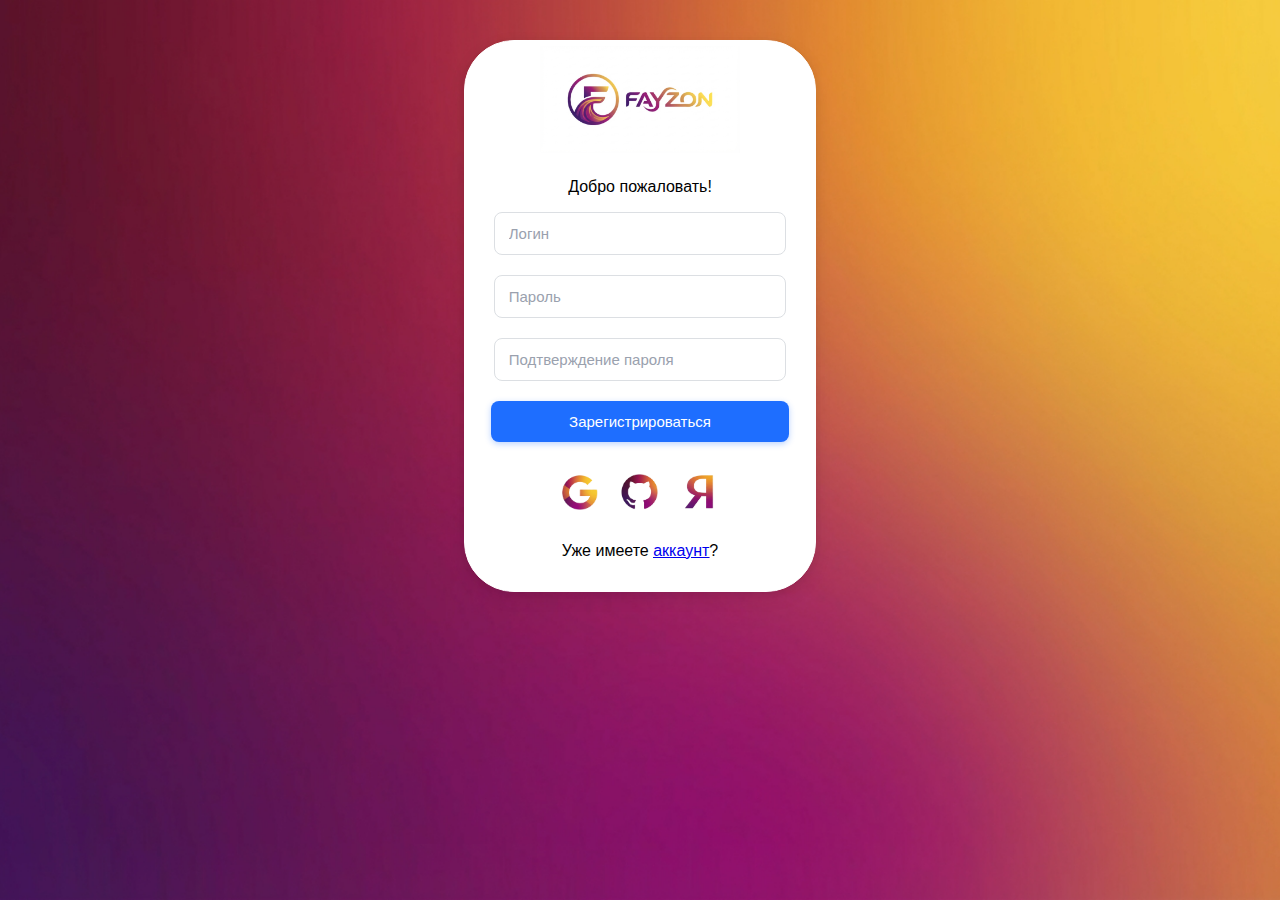
<file: index.html>
<!DOCTYPE html>
<html lang="en">
<head>
    <meta charset="UTF-8">
    <meta name="viewport" content="width=device-width, initial-scale=1.0">
    <link rel="icon" href="logo.ico/favicon.ico">
    <link rel="stylesheet" href="style.css">
    <title>Fayzon</title>
</head>
<body>
    <main>
        <!-- Вход -->
        <section id="fade" class="enter" style="display: none;">
            <center>
                <img src="image/Full_logo_Fayzon2.jpg" alt="logo">
                <p>Вход в аккаунт</p>
                <input type="text" name="" id="1" placeholder="Логин">
                <input type="text" name="" id="2" placeholder="Пароль">
                <button id="main_enter">Войти</button> <!-- Пока что временно! -->
            </center>
            <div class="p_flex">
                <div class="flex">
                    <img src="image/google.png" alt="">
                    <img src="image/github.png" alt="">
                    <img src="image/yandex.png" alt="">
                </div>
            </div>
            <center>
                <span>Еще нет <u><a href="#" id="to-register">аккаунта</a></u></u>?</span>
            </center>
        </section>

        <!-- Регистрация -->
        <section id="fade" class="reg" >
            <center>
                <img src="image/Full_logo_Fayzon2.jpg" alt="logo">
                <p>Добро пожаловать!</p>
                <input type="text" name="" id="1" placeholder="Логин" id="login_reg">
                <input type="text" name="" id="2" placeholder="Пароль" id="parol_reg">
                <input type="text" name="" id="2" placeholder="Подтверждение пароля" id="parolp_reg">
                <button id="main_reg">Зарегистрироваться</button> <!-- Пока что временно! -->
            </center>
            <div class="p_flex">
                <div class="flex">
                    <img src="image/google.png" alt="">
                    <img src="image/github.png" alt="">
                    <img src="image/yandex.png" alt="">
                </div>
            </div>
            <center>
                <span>Уже имеете <u><a href="#" id="to-login">аккаунт</a></u>?</span>
            </center>
        </section>
    </main>
    <script src="script.js"></script>
</body>
</html>
</file>
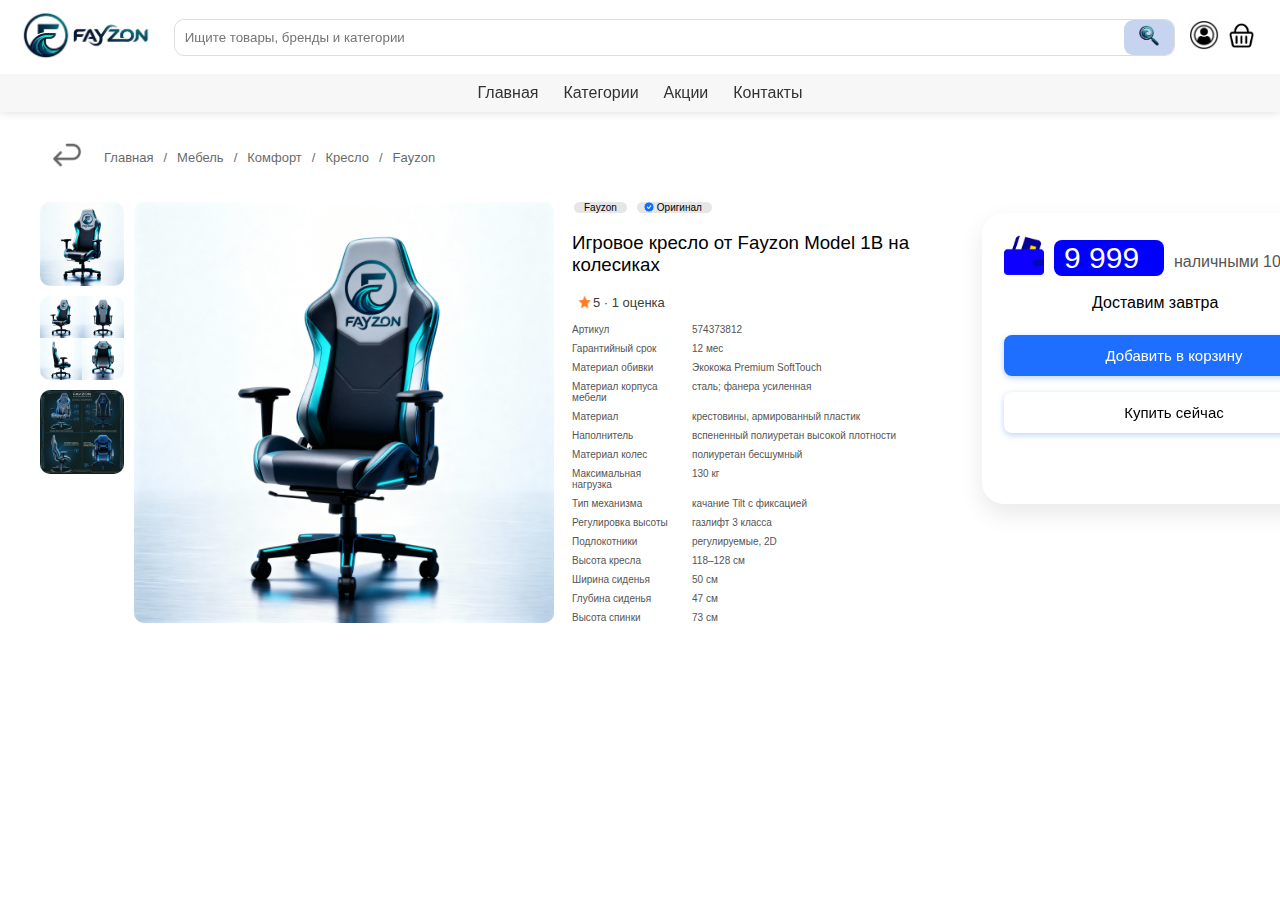
<file: card.html>
<!DOCTYPE html>
<html lang="en">
<head>
    <meta charset="UTF-8">
    <meta name="viewport" content="width=device-width, initial-scale=1.0">
    <link rel="icon" href="logo.ico/favicon.ico">
    <link rel="stylesheet" href="styleCard.css">
    <title>Кресло Fayzon model 1B</title>
</head>
<body>
    <header class="header">
        <div class="Sdtop">
            <div class="logotip">
                <a href="Main.html"><img src="image/Full_logo_Fayzon.jpg" alt=""></a>
            </div>
        <div class="search">
        <input type="text" placeholder="Ищите товары, бренды и категории">
        <button><img src="image/search.png" alt="" width="20" ></button>
        </div>
        <div class="icons">
            <div class="profile"><img src="image/ac.jpg" alt="" width="30"></div>
            <div class="cart"><img src="image/corzina.png" alt="" width="25"></div>
        </div>
    </div>
        <nav class="nav">
            <a href="#">Главная</a>
            <a href="#">Категории</a>
            <a href="#">Акции</a>
            <a href="#">Контакты</a>
        </nav>
    </header>
    <main>
        <div class="flexCt">
            <a href="Main.html"><img src="image/back.png" alt="" class="btn_back"></a>
            <span class="flexCtHover">Главная</span>
            <span>/</span>
            <span class="flexCtHover">Мебель</span>
            <span>/</span>
            <span class="flexCtHover">Комфорт</span>
            <span>/</span>
            <span class="flexCtHover">Кресло</span>
            <span>/</span>
            <span class="flexCtHover">Fayzon</span>
        </div>
        <aside>
            <div>
                <div class="flex">
                    <img class="change" src="image/card1.png" data-full="image/card1.png" alt="" id="iflex4">
                    <img class="change" src="image/card1Dif.jpg" data-full="image/card1Dif.jpg" alt="" id="iflex3">
                    <img class="change" src="image/card1-Dif3.jpg" data-full="image/card1-Dif3.jpg" alt="" id="iflex2">
                </div>
                <img src="image/card1.png" alt="" id="iflex" >
                <article>
                    <div>
                        <div class="opt">Fayzon</div>
                        <div class="opt2"><img src="image/star.png" alt="">Оригинал</div>
                    </div>
                    <div class="flex_art">
                        <h3>Игровое кресло от Fayzon Model 1B на колесиках</h3>
                        <div class="block_post">
                            <div>
                                <div>
                                    <img src="image/cardicon.png" width="40" height="40">
                                </div>
                                <div>
                                    <div class="price">9 999 ₽</div>
                                </div>
                                <div id="nal">
                                    <div>наличными 10 999 ₽</div>
                                </div>
                                
                            </div>
                            
                        </div>
                        <div class="DOS">Доставим завтра</div>
                        <button class="btn_add">Добавить в корзину</button>
                        <button class="btn_now">Купить сейчас</button>
                    </div>
                    <div class="flex_otziv">
                        <div class="otziv">
                            <div>
                                <img src="image/starOtziv.jpg" alt="" width="16" height="16">
                                <div class="img_art">
                                    <div>5   ·  1 оценка</div>
                                </div>
                            </div>
                        </div>
                        <div class="flex_info">
                            <div>Артикул</div>
                            <div>574373812</div>

                            <div>Гарантийный срок</div>
                            <div>12 мес</div>

                            <div>Материал обивки</div>
                            <div>Экокожа Premium SoftTouch</div>

                            <div>Материал корпуса мебели</div>
                            <div>сталь; фанера усиленная</div>

                            <div>Материал</div>
                            <div>крестовины, армированный пластик</div>

                            <div>Наполнитель</div>
                            <div>вспененный полиуретан высокой плотности</div>

                            <div>Материал колес</div>
                            <div>полиуретан бесшумный</div>

                            <div>Максимальная нагрузка</div>
                            <div>130 кг</div>

                            <div>Тип механизма</div>
                            <div>качание Tilt с фиксацией</div>
                            
                            <div>Регулировка высоты</div>
                            <div>газлифт 3 класса</div>

                            <div>Подлокотники</div>
                            <div>регулируемые, 2D</div>

                            <div>Высота кресла</div>
                            <div>118–128 см</div>

                            <div>Ширина сиденья</div>
                            <div>50 см</div>

                            <div>Глубина сиденья</div>
                            <div>47 см</div>

                            <div>Высота спинки</div>
                            <div>73 см</div>
                        </div>
                    </div>
                </article>
            </div>
        </aside>
    </main>

    <script>
        const iflex = document.getElementById("iflex");
        const change = document.querySelectorAll(".change");

        change.forEach(img => {
        img.addEventListener("mouseenter", () => {
        iflex.src = img.dataset.full;
            })
        });
    </script>
</body>
</html>
</file>
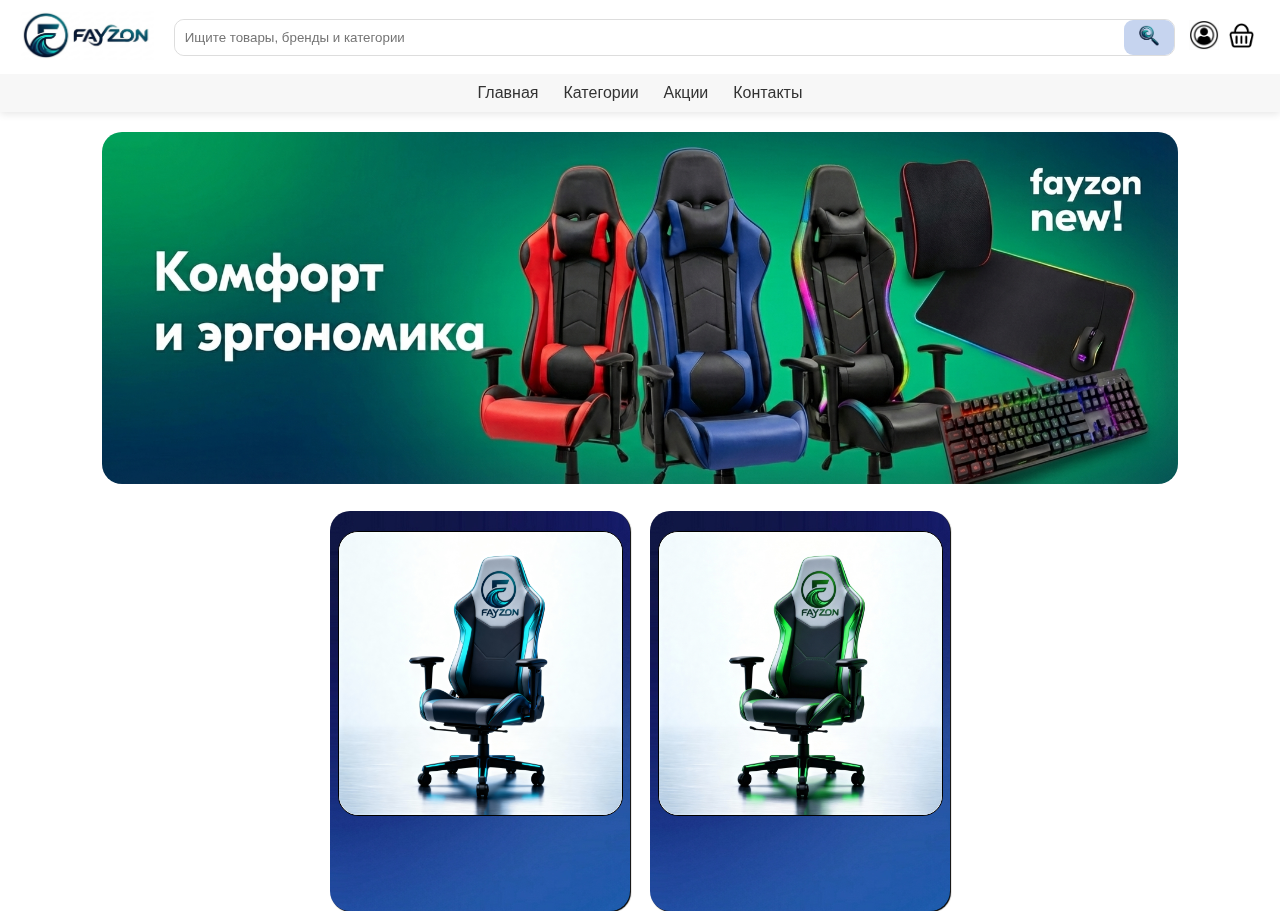
<file: Main.html>
<!DOCTYPE html>
<html lang="en">
<head>
    <meta charset="UTF-8">
    <meta name="viewport" content="width=device-width, initial-scale=1.0">
    <link rel="icon" href="logo.ico/favicon.ico">
    <link rel="stylesheet" href="styleMain.css">
    <title>Fayzon - главная</title>
</head>
<body>
    <header class="header">
        <div class="Sdtop">
            <div class="logotip">
                <img src="image/Full_logo_Fayzon.jpg" alt="">
            </div>
        <div class="search">
        <input type="text" placeholder="Ищите товары, бренды и категории">
        <button><img src="image/search.png" alt="" width="20" ></button>
        </div>
        <div class="icons">
            <div class="profile"><img src="image/ac.jpg" alt="" width="30"></div>
            <div class="cart"><img src="image/corzina.png" alt="" width="25"></div>
        </div>
    </div>
        <nav class="nav">
            <a href="#">Главная</a>
            <a href="#">Категории</a>
            <a href="#">Акции</a>
            <a href="#">Контакты</a>
        </nav>
    </header>
    <main>
        <center>
            <article class="fade">
                <img src="image/banner.jpg" alt="">
            </article>
        </center>
        <section>
            <div class="card">
                <div>
                    <img src="image/card1.png" alt="">
                </div>
            </div>
            <div class="card">
                <div>
                    <img src="image/card2.jpg"  alt="">
                </div>
            </div>
        </section>
    </main>
</body>
</html>
</file>
<file: style.css>
html, body{
    height: 100%;
    margin: 0;
    background-attachment: scroll;
    background: url(image/fon_a.jpg) no-repeat;
    background-size: cover;
    background-position: center;
    font-family: 'Inter', sans-serif;
}

.enter {
    margin: 0px auto 0px;
    display: block;
    border: 1px solid white;
    border-radius: 50px;
    height: 500px;
    width: 350px;
    background-color: white;
    position: relative;
    top: 40px;
    box-shadow:
    0 6px 18px rgba(0,0,0,0.08),
    0 2px 6px rgba(0,0,0,0.05);
}

.reg {
    margin: 0px auto 0px;
    display: block;
    border: 1px solid white;
    border-radius: 50px;
    height: 550px;
    width: 350px;
    background-color: white;
    position: relative;
    top: 40px;
    box-shadow:
    0 6px 18px rgba(0,0,0,0.08),
    0 2px 6px rgba(0,0,0,0.05);
}

section img{
    width: 200px;
    margin: 5px;
}

input {
  width: 75%;
  padding: 12px 14px;
  font-size: 15px;
  border: 1px solid #dcdfe3;
  border-radius: 8px;
  outline: none;
  background-color: #fff;
  transition: border 0.2s ease, box-shadow 0.2s ease;
  margin-bottom: 20px;
}

input::placeholder {
  color: #9aa1ae;
}

input:focus {
  border-color: #ff7b4b;
  box-shadow: 0 0 0 3px rgba(30, 110, 255, 0.15);
}

input.error {
  box-shadow: 0 0 0 3px rgba(255, 75, 75, 0.15);
}

input:disabled {
  background-color: #f4f5f7;
  border-color: #e2e4e8;
  color: #a6aebc;
}

input:hover {
  border-color: #ff7b4b;
  box-shadow: 0 0 0 3px rgba(30, 110, 255, 0.15);
}

.p_flex{
    height: 100px;
    display: flex;
    justify-content: center;
    align-items: center;
}

.flex {
    display: flex;
    justify-content: center;
    align-items: center;     
    gap: 10px; 
}

.flex img {
    width: 40px;     
    height: 40px;         
    display: block;    
    cursor: pointer; 
}

button{
  width: 85%;                 
  padding: 12px 0;              
  border: none;                
  border-radius: 8px;           
  background-color: #1e6eff;    
  color: #fff;                 
  font-size: 15px;
  font-weight: 600;
  cursor: pointer;
  transition: all 0.2s ease;    
  box-shadow: 0 2px 6px rgba(30,110,255,0.3); 
  font-family: 'Inter', sans-serif;
  font-weight: normal;
}

button:hover {
  background-color: #1556cc;     
  box-shadow: 0 4px 12px rgba(30,110,255,0.35);
  transform: translateY(-1px);   
}

button:active {
  background-color: #0f3b99;     
  box-shadow: 0 2px 6px rgba(30,110,255,0.25);
  transform: translateY(0);       
}

button:disabled {
  background-color: #d0d5dd;     
  color: #8b95a1;               
  cursor: not-allowed;
  box-shadow: none;
}

span{
    justify-content: center;
}

u{
    cursor: pointer;
}

@keyframes fadeIn {
  from { opacity: 0; }
  to { opacity: 1; }
}

#fade {
  animation: fadeIn 0.7s ease forwards;
}
</file>
<file: styleCard.css>
html, body {
    height: 100%;
    margin: 0;
    font-family: 'Inter', sans-serif;
    background-color: rgb(255, 255, 255);
}

.header {
    width: 100%;
    background-color: #fff;
    box-shadow: 0 2px 8px rgba(0,0,0,0.1);
    position: sticky;
    top: 0;
    z-index: 100;
}

.Sdtop {
    display: flex;
    align-items: center;
    justify-content: space-between;
    padding: 10px 20px;
}

.logotip img {
    height: 50px;
}

.search {
    flex: 1;
    display: flex;
    margin: 0 20px;
    border: 1px solid #ddd;
    border-radius: 10px;
}

.search input {
    flex: 1;
    padding: 10px;
    border: none;
    outline: none;
    border-radius: 10px;
}

.search button {
    background-color: #c6d4ef;
    color: white;
    border: none;
    padding: 0 15px;
    cursor: pointer;
    border-radius: 9px;
}

.icons {
    position: relative;
    display: flex;
    align-items: center;
    gap: 10px;
    right: 6px;
}

.icons .cart {
    position: relative;
}

.nav {
    display: flex;
    justify-content: center;
    gap: 25px;
    padding: 10px 0;
    background-color: #f7f7f7;
}

.nav a {
    text-decoration: none;
    color: #333;
    font-weight: 500;
    transition: color 0.2s;
}

.nav a:hover {
    color: #1e6eff;
}

aside {
    margin: 20px 40px 20px;
}

aside div {
    display: flex;
    gap:10px;
}


.flex{
    display: flex;
    width: 7%;
    flex-direction: column;
}

#iflex {
    width: 35%;
    border-radius: 10px;
}

#iflex2 {
    border-radius: 10px;
}

#iflex3 {
    border-radius: 10px;
}

#iflex4 {
    border-radius: 10px;
}

.change:hover{
    opacity: 0.7;
    border: 2px solid purple;
    cursor: pointer;
}

.btn_back {
    width: 30px; 
    min-width: 30px; 
    padding: 8px 12px; 
    border-radius: 5px;
    cursor: pointer;
    font-size: 16px;
    opacity: 0.6;
    
}

.btn_back:hover {
    background-color: #1e6eff;
}

.block_post{
    max-width: 100%;
    width: 340px;
    height: 247px;
    background: #fff;
    border-radius: 22px;
    padding: 22px;
    box-shadow: 0 10px 25px rgba(0, 0, 0, 0.09);
    position: absolute;
    left: 410px;
    
}

.flexCt {
    margin: 20px 40px 20px;
    display: flex;
    align-items: center;
    gap: 10px;
    max-width: 100%;
    flex-wrap: nowrap;
}

.flexCt span {
    margin: 0;
    padding: 0;
    opacity: 0.6;
    font-size: small;
}

.flexCtHover:hover{
    color: #1e6eff;
    cursor: pointer;
}

.flex_art {
    position: relative;
    left: 2%;
    display: flex;
}

.flex_art h3{
    font-weight: normal;
    width: 400px;
}

.opt{
    font-weight: 100px;
    font-size: 10px;
    position: relative;
    left: 10px;
    background-color: rgb(230, 230, 230);
    width: auto;
    max-width: 35px;
    padding: 0 10px 0;
    border-radius: 150px;
}

.opt2{
    font-weight: normal;
    font-size: 10px;
    position: relative;
    left: 10px;
    background-color: rgb(230, 230, 230);
    width: auto;
    max-width: 150px;
    padding-right: 10px;
    border-radius: 150px;
}

.opt2 img{
    width: 10px;
    height: 10px;
    position: relative;
    left: 7px;
}

.img_art {
    width: 20px; 
    height: 20px; 
    position: relative; 
    top: 1px;
    right: 10px;
    font-weight: normal;
    color: #3d3d3d;
    width: 200px;
    font-size: 13px;
}

.otziv {
    position: relative;
    left: 5px;
}

.flex_otziv{
    display: flex;
    flex-direction: column;
    width: 400px;
    position: relative;
    left: 2%;
}

.flex_info{
    display: grid;
    grid-template-columns: 100px 1fr; 
    row-gap: 8px;  
    column-gap: 20px; 
    color: #555;
    font-size: 10px;
}

.price {
    font-size: 30px; 
    position: relative; 
    top: 5px;
    color: white;
    background: blue;
    height: 35px;
    padding: 1px 10px 0;
    border-radius: 8px;
    width: 90px;
}

#nal{
    position: relative;
    top: 17px;
    font-weight: normal;
    color: #555;
    font-family: -apple-system, BlinkMacSystemFont, "Segoe UI", Roboto, Oxygen,
    Ubuntu, Cantarell, "Helvetica Neue", sans-serif;
}

.btn_add {
    z-index: 1000;
    width: 85%;                 
    padding: 12px 0;              
    border: none;                
    border-radius: 8px;           
    background-color: #1e6eff;    
    color: #fff;                 
    font-size: 15px;
    font-weight: 600;
    cursor: pointer;
    transition: all 0.2s ease;    
    box-shadow: 0 2px 6px rgba(30,110,255,0.3); 
    font-family: 'Inter', sans-serif;
    font-weight: normal;
    position: absolute;
    left: 108%;
    top: 150%;
}

.btn_now {
    z-index: 1000;
    width: 85%;                 
    padding: 12px 0;              
    border: none;                
    border-radius: 8px;           
    background-color: #ffffff;    
    color: #000000;                 
    font-size: 15px;
    font-weight: 600;
    cursor: pointer;
    transition: all 0.2s ease;    
    box-shadow: 0 2px 6px rgba(30,110,255,0.3); 
    font-family: 'Inter', sans-serif;
    font-weight: normal;
    position: absolute;
    left: 108%;
    top: 220%;
}

.btn_now:hover{
    background-color: #cfcfd1;     
    box-shadow: 0 4px 12px rgba(30,110,255,0.35);
    transform: translateY(-1px);   
}

.btn_add:hover{
    background-color: #1556cc;     
    box-shadow: 0 4px 12px rgba(30,110,255,0.35);
    transform: translateY(-1px);   
}

.DOS{
    position: absolute;
    left: 130%;
    top: 100%;
    width: 200px;
}
</file>
<file: styleMain.css>
html, body {
    height: 100%;
    margin: 0;
    font-family: 'Inter', sans-serif;
}

.header {
    width: 100%;
    background-color: #fff;
    box-shadow: 0 2px 8px rgba(0,0,0,0.1);
    position: sticky;
    top: 0;
    z-index: 100;
}

.Sdtop {
    display: flex;
    align-items: center;
    justify-content: space-between;
    padding: 10px 20px;
}

.logotip img {
    height: 50px;
}

.search {
    flex: 1;
    display: flex;
    margin: 0 20px;
    border: 1px solid #ddd;
    border-radius: 10px;
}

.search input {
    flex: 1;
    padding: 10px;
    border: none;
    outline: none;
    border-radius: 10px;
}

.search button {
    background-color: #c6d4ef;
    color: white;
    border: none;
    padding: 0 15px;
    cursor: pointer;
    border-radius: 9px;
}

.icons {
    position: relative;
    display: flex;
    align-items: center;
    gap: 10px;
    right: 6px;
}

.icons .cart {
    position: relative;
}

.nav {
    display: flex;
    justify-content: center;
    gap: 25px;
    padding: 10px 0;
    background-color: #f7f7f7;
}

.nav a {
    text-decoration: none;
    color: #333;
    font-weight: 500;
    transition: color 0.2s;
}

.nav a:hover {
    color: #1e6eff;
}

main article img {
    width: 84%;
    border-radius: 20px;
    position: relative;
    top: 20px;
}

@keyframes fad {
    from { opacity: 0; }
    to { opacity: 1; }
}

.fade {
    animation: fad 0.6s ease forwards;
}

.card {
    position: relative;
    top: 23px;
    width: 300px;
    height: 400px;
    background-color: white;
    border-radius: 20px;
    box-shadow: 1px 1px 1px black;
    transition: all 0.2s ease; 
    background-image: url(image/manFon.jpg);
    cursor: pointer;
}

.card div {
    border: 1px solid black;
    width: 283px;
    height: 283px;
    background-color: white;
    border-radius: 20px;
    margin: 20px auto 20px;
 
}

.card:hover{
    box-shadow: 3px 1px 3px black;
    transition: border 0.2s ease, box-shadow 0.2s ease;
    transform: translateY(-1px); 
}

section img {
    /* width: 208; */
    height: 283px;
    border-radius: 20px;
}

main section {
    display: flex;
    gap: 20px;
    margin: 20px auto 20px;
    justify-content: center;
}

section p {
    color:white;
}
</file>
